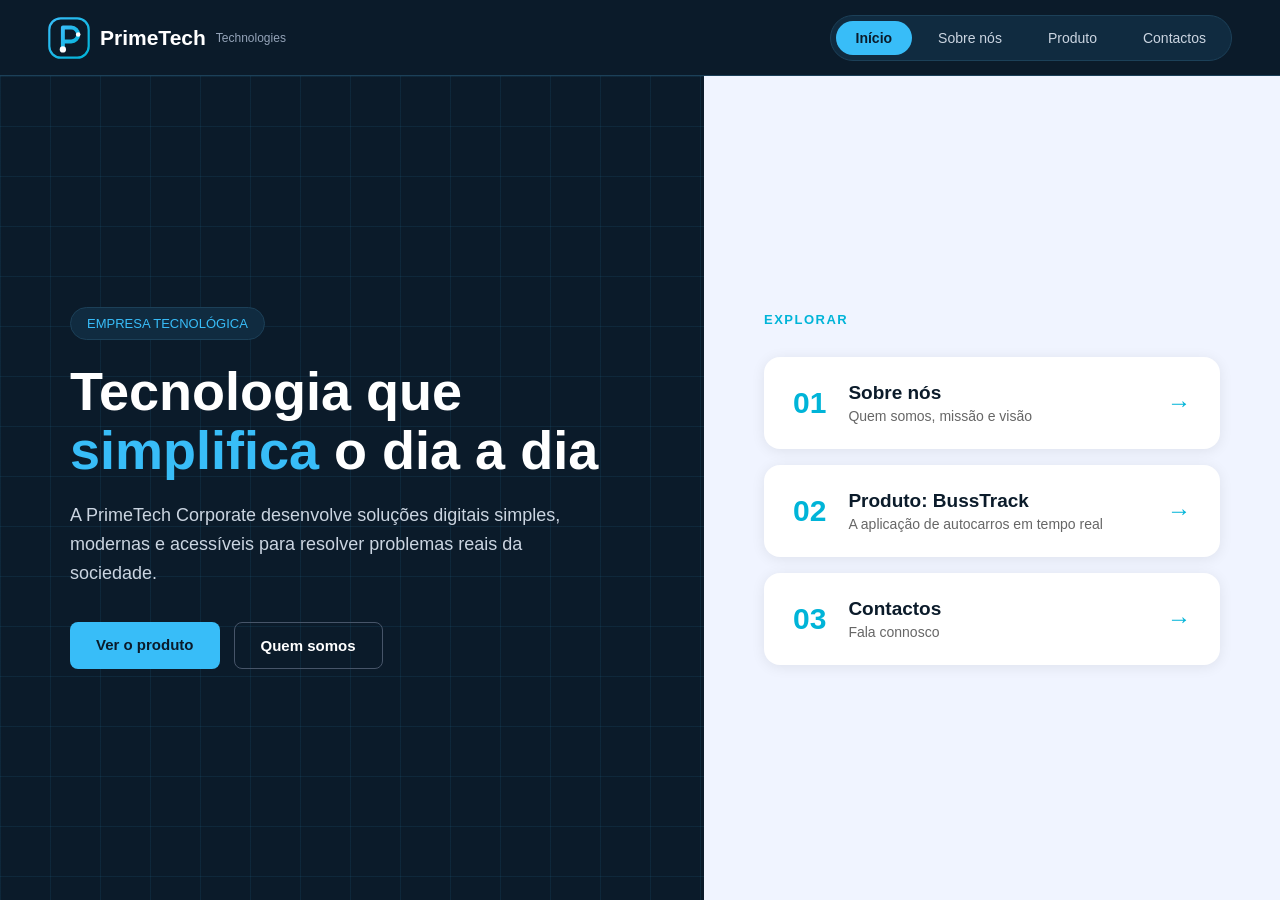
<file: index.html>
<!DOCTYPE html>
<html lang="pt">
<head>
    <meta charset="UTF-8">
    <meta name="viewport" content="width=device-width, initial-scale=1.0">
    <title>PrimeTech</title>
    <!-- A página principal do repositório abre o site da empresa -->
    <meta http-equiv="refresh" content="0; url=site-empresa/">
    <link rel="canonical" href="https://sebas00nata.github.io/PrimeTechCorporate/site-empresa/">
</head>
<body>
    <p>A abrir o site da PrimeTech… <a href="site-empresa/">Clica aqui</a> se não abrir sozinho.</p>
    <p><a href="busstrack/">Site do BussTrack</a></p>
</body>
</html>
</file>
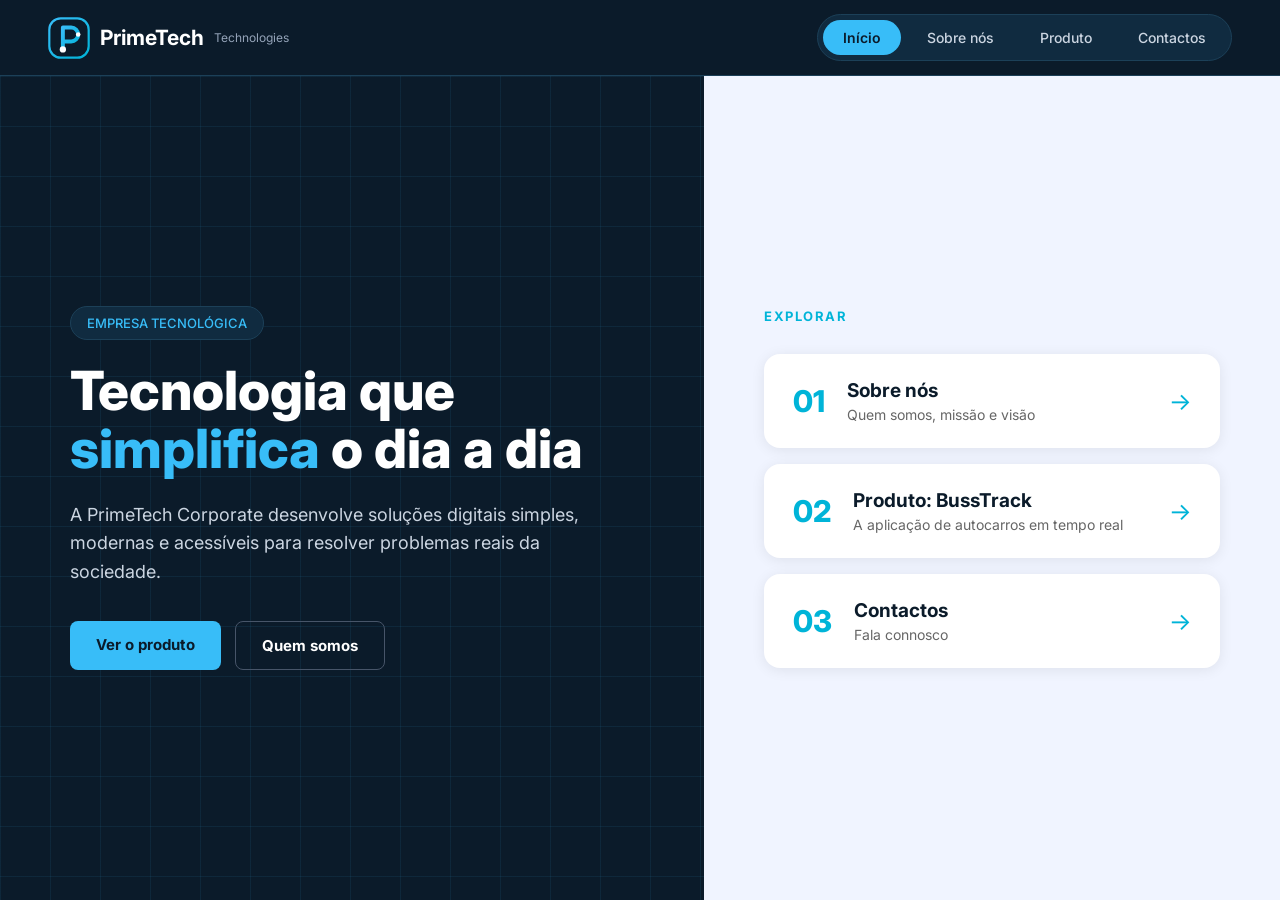
<file: site-empresa/index.html>
<!DOCTYPE html>
<html lang="pt-PT">
<head>
    <meta charset="UTF-8">
    <meta name="viewport" content="width=device-width, initial-scale=1.0">
    <title>PrimeTech Corporate</title>
    <link rel="icon" type="image/svg+xml" href="img/favicon.svg">
    <link rel="stylesheet" href="css/style.css">
</head>
<body class="pagina-inicio">

    <header class="topo">
        <a href="index.html" class="logo">
            <img class="logo-img" src="img/logo.svg" alt="Logótipo PrimeTech Corporate">
            <span class="logo-nome">PrimeTech</span>
            <small>Technologies</small>
        </a>
        <nav class="menu">
            <a href="index.html" class="ativo">Início</a>
            <a href="sobre.html">Sobre nós</a>
            <a href="produto.html">Produto</a>
            <a href="contactos.html">Contactos</a>
        </nav>
    </header>

    <main class="split">
        <section class="split-esq">
            <span class="badge">EMPRESA TECNOLÓGICA</span>
            <h1>Tecnologia que <span>simplifica</span> o dia a dia</h1>
            <p>A PrimeTech Corporate desenvolve soluções digitais simples, modernas e acessíveis para resolver problemas reais da sociedade.</p>
            <div class="botoes">
                <a href="produto.html" class="btn-primario">Ver o produto</a>
                <a href="sobre.html" class="btn-secundario">Quem somos</a>
            </div>
        </section>

        <section class="split-dir">
            <h4 class="eyebrow">EXPLORAR</h4>
            <a href="sobre.html" class="atalho">
                <span class="num">01</span>
                <div><h3>Sobre nós</h3><p>Quem somos, missão e visão</p></div>
                <span class="seta">→</span>
            </a>
            <a href="produto.html" class="atalho">
                <span class="num">02</span>
                <div><h3>Produto: BussTrack</h3><p>A aplicação de autocarros em tempo real</p></div>
                <span class="seta">→</span>
            </a>
            <a href="contactos.html" class="atalho">
                <span class="num">03</span>
                <div><h3>Contactos</h3><p>Fala connosco</p></div>
                <span class="seta">→</span>
            </a>
        </section>
    </main>

    <script src="js/script.js"></script>
</body>
</html>
</file>
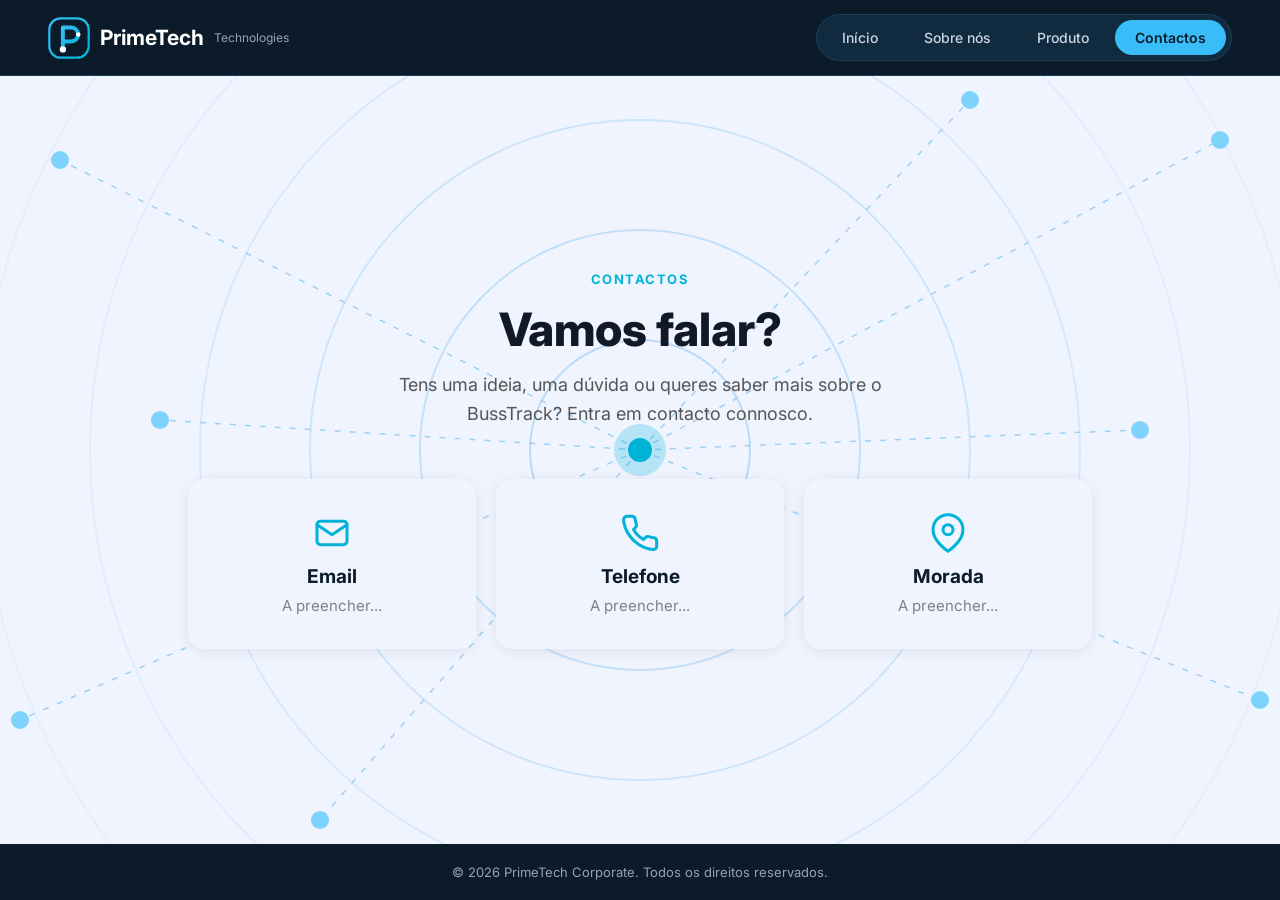
<file: site-empresa/contactos.html>
<!DOCTYPE html>
<html lang="pt-PT">
<head>
    <meta charset="UTF-8">
    <meta name="viewport" content="width=device-width, initial-scale=1.0">
    <title>Contactos - PrimeTech Corporate</title>
    <link rel="icon" type="image/svg+xml" href="img/favicon.svg">
    <link rel="stylesheet" href="css/style.css">
</head>
<body class="pagina-clara pagina-contactos">

    <header class="topo">
        <a href="index.html" class="logo">
            <img class="logo-img" src="img/logo.svg" alt="Logótipo PrimeTech Corporate">
            <span class="logo-nome">PrimeTech</span>
            <small>Technologies</small>
        </a>
        <nav class="menu">
            <a href="index.html">Início</a>
            <a href="sobre.html">Sobre nós</a>
            <a href="produto.html">Produto</a>
            <a href="contactos.html" class="ativo">Contactos</a>
        </nav>
    </header>

    <main class="centro">
        <h4 class="eyebrow">CONTACTOS</h4>
        <h1>Vamos falar?</h1>
        <p class="intro">Tens uma ideia, uma dúvida ou queres saber mais sobre o BussTrack? Entra em contacto connosco.</p>

        <div class="tres-cartoes">
            <div class="cartao"><span class="icone"><img class="icone-img" src="img/icons/email.svg" alt=""></span><h3>Email</h3><p>A preencher...</p></div>
            <div class="cartao"><span class="icone"><img class="icone-img" src="img/icons/telefone.svg" alt=""></span><h3>Telefone</h3><p>A preencher...</p></div>
            <div class="cartao"><span class="icone"><img class="icone-img" src="img/icons/morada.svg" alt=""></span><h3>Morada</h3><p>A preencher...</p></div>
        </div>
    </main>

    <footer class="rodape">© 2026 PrimeTech Corporate. Todos os direitos reservados.</footer>

    <script src="js/script.js"></script>
</body>
</html>
</file>
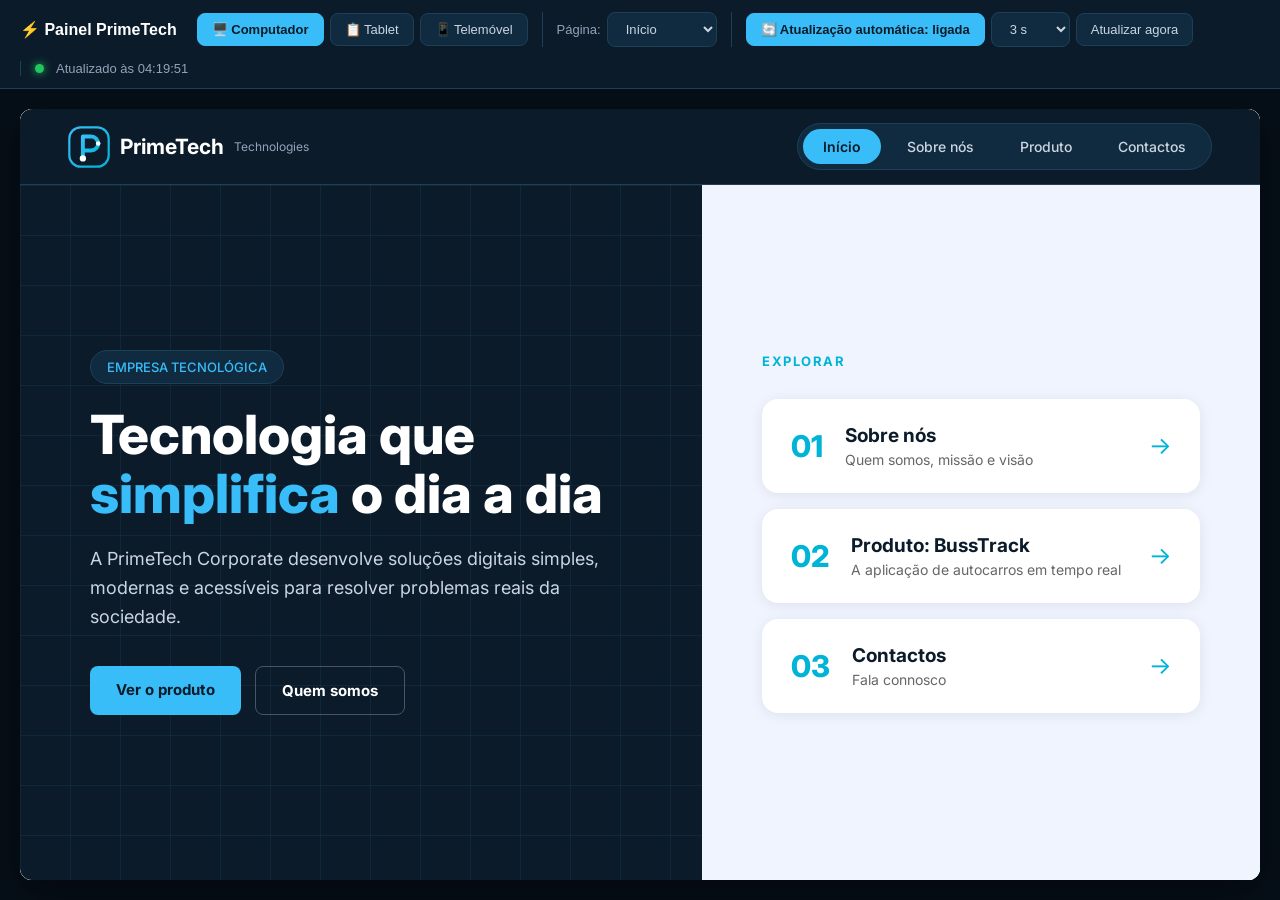
<file: site-empresa/painel.html>
<!DOCTYPE html>
<html lang="pt-PT">
<head>
    <meta charset="UTF-8">
    <meta name="viewport" content="width=device-width, initial-scale=1.0">
    <title>Painel de pré-visualização - PrimeTech</title>
    <style>
        * { margin: 0; padding: 0; box-sizing: border-box; }
        body { font-family: Arial, sans-serif; background: #060f18; color: #cbd5e1; height: 100vh; display: flex; flex-direction: column; }

        .barra {
            display: flex; align-items: center; gap: 14px; flex-wrap: wrap;
            padding: 12px 20px; background: #0b1b2a; border-bottom: 1px solid #1c4058;
        }
        .barra strong { color: white; font-size: 16px; margin-right: 6px; }
        .grupo { display: flex; gap: 6px; align-items: center; }
        .grupo + .grupo { padding-left: 14px; border-left: 1px solid #1c4058; }
        label, .estado { font-size: 13px; color: #94a3b8; }

        button, select {
            background: #102b40; color: #cbd5e1; border: 1px solid #1c4058;
            border-radius: 8px; padding: 8px 14px; font-size: 13px; cursor: pointer;
        }
        button:hover, select:hover { border-color: #38bdf8; color: #38bdf8; }
        button.ativo { background: #38bdf8; color: #0b1b2a; border-color: #38bdf8; font-weight: bold; }

        .ponto { width: 9px; height: 9px; border-radius: 50%; background: #475569; display: inline-block; margin-right: 6px; }
        .ponto.on { background: #22c55e; box-shadow: 0 0 8px #22c55e; }

        .palco { flex: 1; overflow: auto; display: flex; justify-content: center; padding: 20px; }
        .moldura {
            width: 100%; height: 100%; background: white; border-radius: 12px;
            overflow: hidden; box-shadow: 0 10px 40px rgba(0,0,0,.5);
            transition: width .3s;
        }
        iframe { width: 100%; height: 100%; border: 0; background: white; }
    </style>
</head>
<body>

    <div class="barra">
        <strong>⚡ Painel PrimeTech</strong>

        <div class="grupo">
            <button data-largura="100%" class="ativo">🖥️ Computador</button>
            <button data-largura="820px">📋 Tablet</button>
            <button data-largura="390px">📱 Telemóvel</button>
        </div>

        <div class="grupo">
            <label for="seccao">Página:</label>
            <select id="seccao">
                <option value="index.html">Início</option>
                <option value="sobre.html">Sobre nós</option>
                <option value="produto.html">Produto</option>
                <option value="contactos.html">Contactos</option>
            </select>
        </div>

        <div class="grupo">
            <button id="auto" class="ativo">🔄 Atualização automática: ligada</button>
            <select id="intervalo">
                <option value="1500">1,5 s</option>
                <option value="3000" selected>3 s</option>
                <option value="5000">5 s</option>
                <option value="10000">10 s</option>
            </select>
            <button id="agora">Atualizar agora</button>
        </div>

        <div class="grupo estado"><span class="ponto on" id="ponto"></span><span id="estado">A iniciar...</span></div>
    </div>

    <div class="palco">
        <div class="moldura" id="moldura">
            <iframe id="site" title="Pré-visualização do site"></iframe>
        </div>
    </div>

    <script>
        const frame = document.getElementById('site');
        const moldura = document.getElementById('moldura');
        const seccao = document.getElementById('seccao');
        const botaoAuto = document.getElementById('auto');
        const intervalo = document.getElementById('intervalo');
        const estado = document.getElementById('estado');
        const ponto = document.getElementById('ponto');

        let auto = true;
        let timer = null;
        let scrollY = 0;
        let pagina = 'index.html';

        // O site envia a posição do scroll; depois de cada atualização repomos
        window.addEventListener('message', e => {
            if (!e.data) return;
            if (e.data.tipo === 'scroll') scrollY = e.data.y;
            if (e.data.tipo === 'pagina' && e.data.nome !== pagina) {
                pagina = e.data.nome; scrollY = 0; seccao.value = pagina;
            }
        });
        frame.addEventListener('load', () => {
            if (scrollY > 0) frame.contentWindow.postMessage({ tipo: 'repor', y: scrollY }, '*');
        });

        function carregar() {
            // O parâmetro "v" força o navegador a ir buscar a versão mais recente
            frame.src = pagina + '?v=' + Date.now();
            const hora = new Date().toLocaleTimeString('pt-PT');
            estado.textContent = 'Atualizado às ' + hora;
        }

        function iniciarTimer() {
            clearInterval(timer);
            if (auto) timer = setInterval(carregar, Number(intervalo.value));
            ponto.classList.toggle('on', auto);
            botaoAuto.classList.toggle('ativo', auto);
            botaoAuto.textContent = '🔄 Atualização automática: ' + (auto ? 'ligada' : 'desligada');
        }

        // Tamanhos do ecrã
        document.querySelectorAll('[data-largura]').forEach(b => {
            b.addEventListener('click', () => {
                document.querySelectorAll('[data-largura]').forEach(x => x.classList.remove('ativo'));
                b.classList.add('ativo');
                moldura.style.width = b.dataset.largura;
            });
        });

        seccao.addEventListener('change', () => { pagina = seccao.value; scrollY = 0; carregar(); });
        intervalo.addEventListener('change', iniciarTimer);
        document.getElementById('agora').addEventListener('click', carregar);
        botaoAuto.addEventListener('click', () => { auto = !auto; iniciarTimer(); });

        carregar();
        iniciarTimer();
    </script>
</body>
</html>
</file>
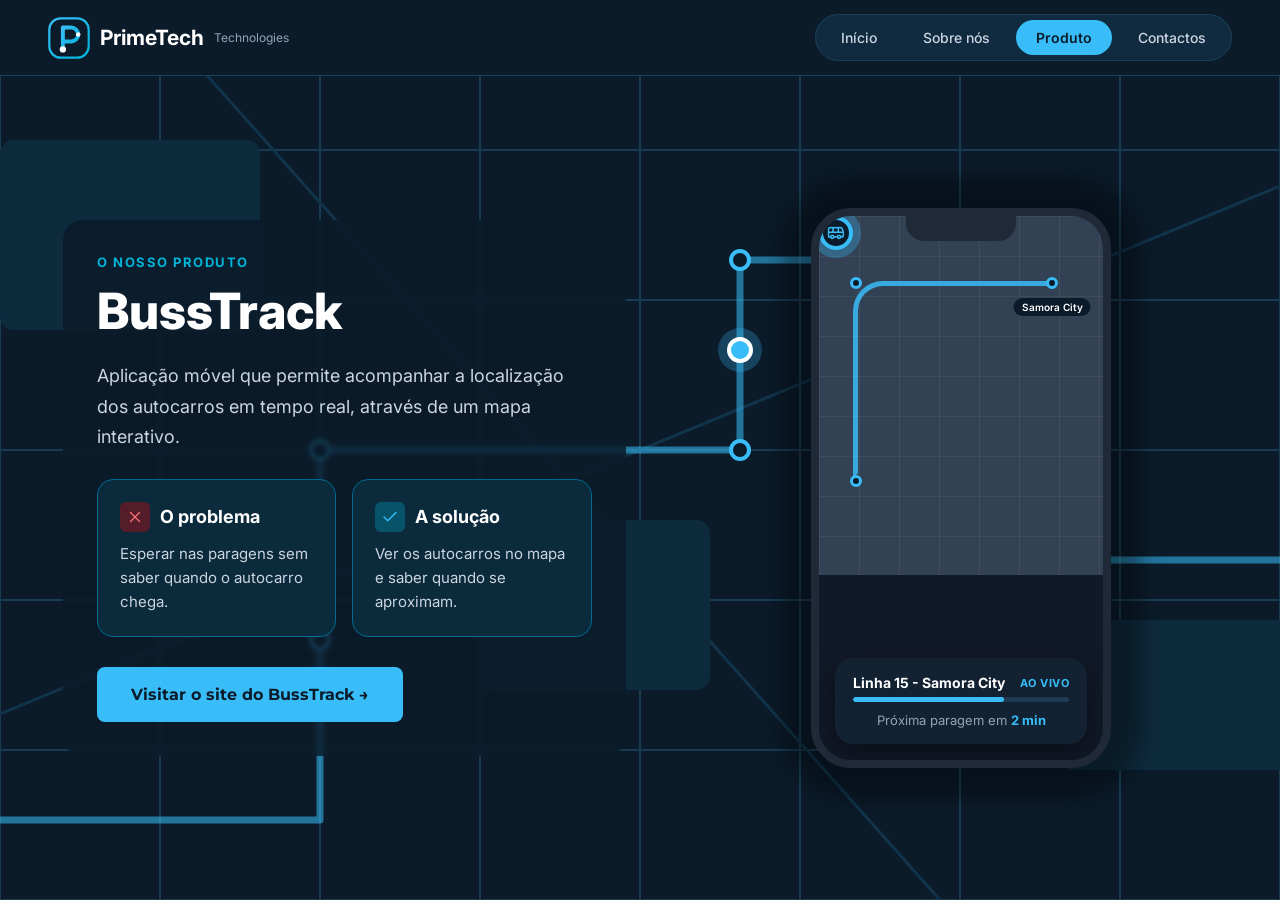
<file: site-empresa/produto.html>
<!DOCTYPE html>
<html lang="pt-PT">
<head>
    <meta charset="UTF-8">
    <meta name="viewport" content="width=device-width, initial-scale=1.0">
    <title>Produto BussTrack - PrimeTech Corporate</title>
    <link rel="icon" type="image/svg+xml" href="img/favicon.svg">
    <link rel="stylesheet" href="css/style.css">
</head>
<body class="pagina-escura pagina-produto">

    <header class="topo">
        <a href="index.html" class="logo">
            <img class="logo-img" src="img/logo.svg" alt="Logótipo PrimeTech Corporate">
            <span class="logo-nome">PrimeTech</span>
            <small>Technologies</small>
        </a>
        <nav class="menu">
            <a href="index.html">Início</a>
            <a href="sobre.html">Sobre nós</a>
            <a href="produto.html" class="ativo">Produto</a>
            <a href="contactos.html">Contactos</a>
        </nav>
    </header>

    <main class="duas-colunas">
        <section class="col-texto">
            <h4 class="eyebrow">O NOSSO PRODUTO</h4>
            <h1>BussTrack</h1>
            <p>Aplicação móvel que permite acompanhar a localização dos autocarros em tempo real, através de um mapa interativo.</p>

            <div class="par-caixas">
                <div class="caixa-escura">
                    <h3><span class="fundo-simb"><img class="mini" src="img/icons/x.svg" alt=""></span> O problema</h3>
                    <p>Esperar nas paragens sem saber quando o autocarro chega.</p>
                </div>
                <div class="caixa-escura">
                    <h3><span class="fundo-verde"><img class="mini" src="img/icons/certo.svg" alt=""></span> A solução</h3>
                    <p>Ver os autocarros no mapa e saber quando se aproximam.</p>
                </div>
            </div>

            <!-- LIGAÇÃO AO SITE DO PRODUTO: endereço do site do BussTrack -->
            <a href="https://sebas00nata.github.io/PrimeTechCorporate/busstrack/" target="_blank" rel="noopener" id="link-produto" class="btn-primario btn-grande">Visitar o site do BussTrack →</a>
        </section>

        <section class="col-visual">
            <div class="phone">
                <div class="phone-top"></div>
                <div class="map">
                    <div class="route"></div>
                    <span class="paragem p1"></span>
                    <span class="paragem p2"></span>
                    <span class="paragem p3"><em>Samora City</em></span>
                    <div class="bus"><img src="img/icons/autocarro-app.png" alt=""></div>
                </div>
                <div class="bus-info">
                    <div class="bus-info-top">
                        <strong>Linha 15 - Samora City</strong>
                        <span class="badge-live">AO VIVO</span>
                    </div>
                    <div class="progresso"><span></span></div>
                    <p>Próxima paragem em <b>2 min</b></p>
                </div>
            </div>
        </section>
    </main>

    <script src="js/script.js"></script>
</body>
</html>
</file>
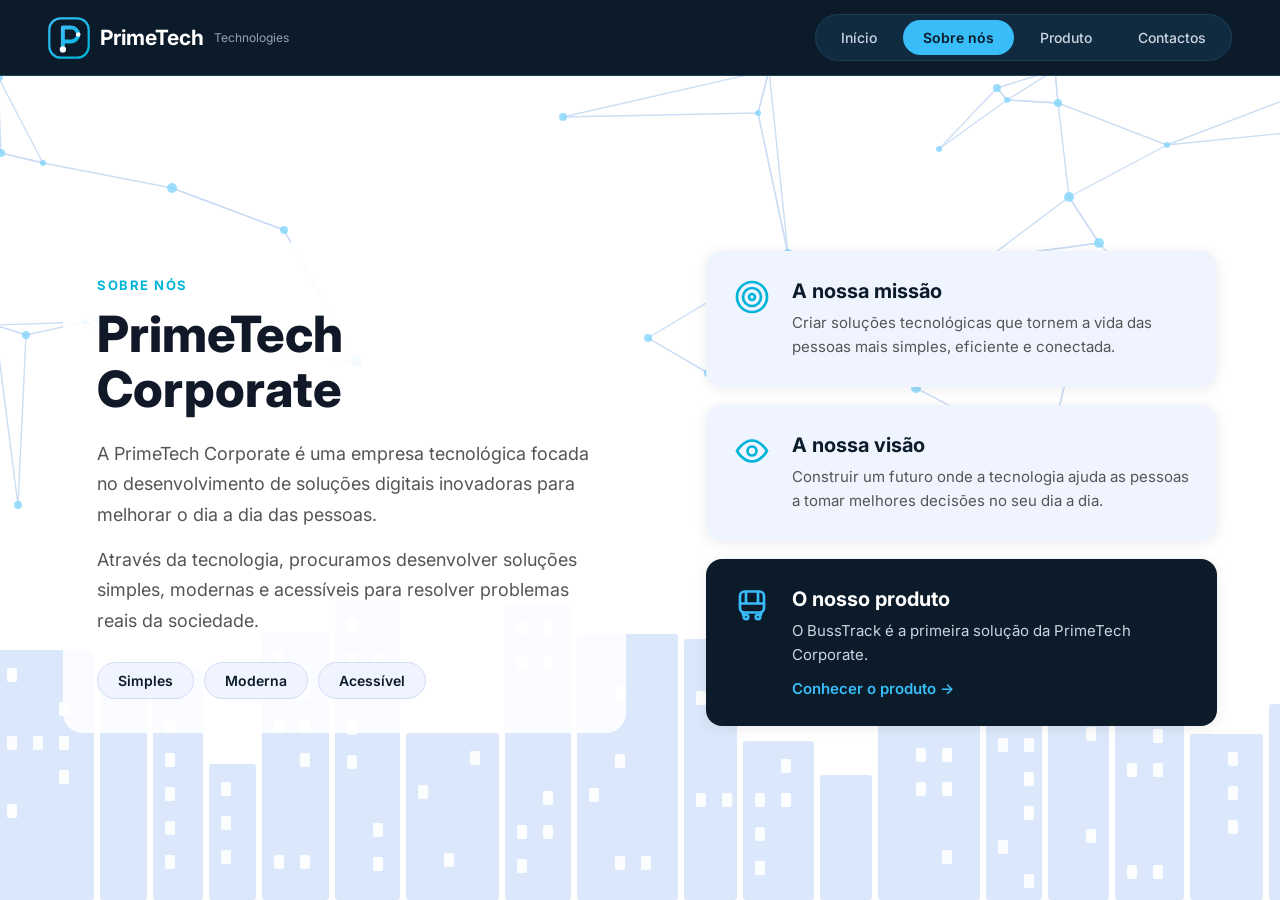
<file: site-empresa/sobre.html>
<!DOCTYPE html>
<html lang="pt-PT">
<head>
    <meta charset="UTF-8">
    <meta name="viewport" content="width=device-width, initial-scale=1.0">
    <title>Sobre nós - PrimeTech Corporate</title>
    <link rel="icon" type="image/svg+xml" href="img/favicon.svg">
    <link rel="stylesheet" href="css/style.css">
</head>
<body class="pagina-clara pagina-sobre">

    <header class="topo">
        <a href="index.html" class="logo">
            <img class="logo-img" src="img/logo.svg" alt="Logótipo PrimeTech Corporate">
            <span class="logo-nome">PrimeTech</span>
            <small>Technologies</small>
        </a>
        <nav class="menu">
            <a href="index.html">Início</a>
            <a href="sobre.html" class="ativo">Sobre nós</a>
            <a href="produto.html">Produto</a>
            <a href="contactos.html">Contactos</a>
        </nav>
    </header>

    <main class="duas-colunas">
        <section class="col-texto">
            <h4 class="eyebrow">SOBRE NÓS</h4>
            <h1>PrimeTech Corporate</h1>
            <p>A PrimeTech Corporate é uma empresa tecnológica focada no desenvolvimento de soluções digitais inovadoras para melhorar o dia a dia das pessoas.</p>
            <p>Através da tecnologia, procuramos desenvolver soluções simples, modernas e acessíveis para resolver problemas reais da sociedade.</p>
            <div class="etiquetas">
                <span>Simples</span>
                <span>Moderna</span>
                <span>Acessível</span>
            </div>
        </section>

        <section class="col-cartoes">
            <article class="linha-cartao">
                <span class="icone"><img class="icone-img" src="img/icons/alvo.svg" alt=""></span>
                <div>
                    <h3>A nossa missão</h3>
                    <p>Criar soluções tecnológicas que tornem a vida das pessoas mais simples, eficiente e conectada.</p>
                </div>
            </article>
            <article class="linha-cartao">
                <span class="icone"><img class="icone-img" src="img/icons/olho.svg" alt=""></span>
                <div>
                    <h3>A nossa visão</h3>
                    <p>Construir um futuro onde a tecnologia ajuda as pessoas a tomar melhores decisões no seu dia a dia.</p>
                </div>
            </article>
            <article class="linha-cartao destaque">
                <span class="icone"><img class="icone-img" src="img/icons/autocarro-claro.svg" alt=""></span>
                <div>
                    <h3>O nosso produto</h3>
                    <p>O BussTrack é a primeira solução da PrimeTech Corporate.</p>
                    <a href="produto.html" class="link-seta">Conhecer o produto →</a>
                </div>
            </article>
        </section>
    </main>

    <script src="js/script.js"></script>
</body>
</html>
</file>
<file: site-empresa/css/style.css>
/* =========================================
   PrimeTech Corporate - style.css
   Mesmas cores e fontes do BussTrack
   ========================================= */
@import url('https://fonts.googleapis.com/css2?family=Inter:wght@400;500;600;700;800&family=Montserrat:wght@600&display=swap');

:root {
    --azul-escuro: #0b1b2a;
    --azul-caixa: #0b2a3b;
    --azul-borda: #006b91;
    --ciano: #38bdf8;
    --ciano-forte: #00b4d8;
    --texto: #111827;
    --cinza: #94a3b8;
    --cinza-claro: #cbd5e1;
    --fundo-claro: #f0f4ff;
}

* { margin: 0; padding: 0; box-sizing: border-box; }

body {
    font-family: 'Inter', Arial, sans-serif;
    color: var(--texto);
    background: white;
    min-height: 100vh;
    display: flex;
    flex-direction: column;
}
a { text-decoration: none; color: inherit; }

/* =========================================
   TOPO
   ========================================= */
.topo {
    height: 76px;
    flex-shrink: 0;
    display: flex;
    align-items: center;
    justify-content: space-between;
    padding: 0 48px;
    background-color: var(--azul-escuro);
    color: white;
    border-bottom: 1px solid #1c4058;
}
.logo { display: flex; align-items: center; gap: 10px; }
.logo-img { width: 42px; height: 42px; }
.logo-nome { font-size: 21px; font-weight: 700; }
.logo small { font-size: 12px; color: var(--cinza); }

.menu {
    display: flex;
    gap: 6px;
    background-color: #102b40;
    border: 1px solid #1c4058;
    border-radius: 50px;
    padding: 5px;
}
.menu a {
    padding: 9px 20px;
    border-radius: 50px;
    font-size: 14px;
    font-weight: 500;
    color: var(--cinza-claro);
    transition: all .2s;
}
.menu a:hover { color: var(--ciano); }
.menu a.ativo { background-color: var(--ciano); color: var(--azul-escuro); font-weight: 600; }

/* =========================================
   ELEMENTOS COMUNS
   ========================================= */
.eyebrow {
    color: var(--ciano-forte);
    font-size: 13px;
    font-weight: 700;
    letter-spacing: 1.5px;
    margin-bottom: 14px;
}
.badge {
    display: inline-block;
    padding: 8px 16px;
    background-color: #102b40;
    border: 1px solid #1c4058;
    border-radius: 50px;
    color: var(--ciano);
    font-size: 13px;
    font-weight: 500;
    margin-bottom: 22px;
}
.botoes { display: flex; gap: 14px; flex-wrap: wrap; }
.btn-primario, .btn-secundario {
    display: inline-block;
    padding: 14px 26px;
    border-radius: 8px;
    font-weight: 700;
    font-size: 15px;
    transition: all .25s;
}
.btn-primario { background-color: var(--ciano); color: var(--azul-escuro); }
.btn-secundario { border: 1px solid #475569; color: white; }
.btn-primario:hover {
    background-color: #0ea5e9;
    transform: translateY(-3px);
    box-shadow: 0 0 10px #0d4579, 0 0 30px #0d4579;
}
.btn-secundario:hover { background-color: #1e293b; transform: translateY(-3px); }
.btn-grande { padding: 18px 34px; font-size: 16px; margin-top: 30px; font-family: 'Montserrat', 'Inter', sans-serif; }

/* =========================================
   INÍCIO (metade escura / metade clara)
   ========================================= */
.split { flex: 1; display: grid; grid-template-columns: 1.1fr .9fr; }
.split-esq {
    position: relative;
    isolation: isolate;
    background-color: var(--azul-escuro);
    color: white;
    padding: 70px 70px;
    display: flex;
    flex-direction: column;
    align-items: flex-start;
    justify-content: center;
}
.split-esq::before {
    content: '';
    position: absolute;
    inset: 0;
    z-index: -1;
    pointer-events: none;
    background-image:
        linear-gradient(rgba(56,189,248,.08) 1px, transparent 1px),
        linear-gradient(90deg, rgba(56,189,248,.08) 1px, transparent 1px);
    background-size: 50px 50px;
}
.split-esq h1 { font-size: 54px; line-height: 1.08; margin-bottom: 22px; font-weight: 800; }
.split-esq h1 span { color: var(--ciano); }
.split-esq p { font-size: 18px; line-height: 1.6; color: var(--cinza-claro); margin-bottom: 34px; max-width: 540px; }

.split-dir {
    background-color: var(--fundo-claro);
    padding: 70px 60px;
    display: flex;
    flex-direction: column;
    justify-content: center;
    gap: 16px;
}
.atalho {
    display: flex;
    align-items: center;
    gap: 22px;
    background: white;
    border-radius: 16px;
    padding: 24px 28px;
    box-shadow: 0 2px 14px rgba(0,0,0,.08);
    border: 1px solid transparent;
    transition: all .25s;
}
.atalho:hover { transform: translateX(8px); border-color: var(--ciano-forte); box-shadow: 0 8px 24px rgba(0,0,0,.12); }
.atalho .num { font-size: 30px; font-weight: 800; color: var(--ciano-forte); }
.atalho div { flex: 1; }
.atalho h3 { font-size: 19px; color: var(--azul-escuro); margin-bottom: 4px; }
.atalho p { font-size: 14px; color: #666; }
.atalho .seta { font-size: 24px; color: var(--ciano-forte); }

/* =========================================
   PÁGINAS COM DUAS COLUNAS (Sobre, Produto)
   ========================================= */
.duas-colunas {
    flex: 1;
    display: grid;
    grid-template-columns: 1.1fr 1fr;
    align-items: center;
    gap: 80px;
    max-width: 1250px;
    width: 100%;
    margin: 0 auto;
    padding: 60px 48px;
}
.col-texto h1 { font-size: 50px; font-weight: 800; line-height: 1.1; margin-bottom: 22px; }
.col-texto > p { font-size: 18px; line-height: 1.7; margin-bottom: 14px; }

/* Sobre nós (claro) */
.pagina-clara .col-texto > p { color: #555; }
.etiquetas { display: flex; gap: 10px; margin-top: 26px; flex-wrap: wrap; }
.etiquetas span {
    padding: 9px 20px;
    border-radius: 50px;
    background: var(--fundo-claro);
    border: 1px solid #d3dcf5;
    color: var(--azul-escuro);
    font-weight: 600;
    font-size: 14px;
}
.col-cartoes { display: flex; flex-direction: column; gap: 18px; }
.linha-cartao {
    display: flex;
    gap: 22px;
    align-items: flex-start;
    background: var(--fundo-claro);
    border-radius: 16px;
    padding: 28px;
    box-shadow: 0 2px 14px rgba(0,0,0,.08);
}
.linha-cartao .icone { font-size: 34px; }
.linha-cartao h3 { font-size: 20px; color: var(--azul-escuro); margin-bottom: 8px; }
.linha-cartao p { font-size: 15px; line-height: 1.6; color: #555; }
.linha-cartao.destaque { background: var(--azul-escuro); }
.linha-cartao.destaque h3 { color: white; }
.linha-cartao.destaque p { color: var(--cinza-claro); }
.link-seta { display: inline-block; margin-top: 12px; color: var(--ciano); font-weight: 600; font-size: 15px; }
.link-seta:hover { text-decoration: underline; }

/* Produto (escuro) */
.pagina-escura { background-color: var(--azul-escuro); color: white; }
.pagina-escura .col-texto > p { color: var(--cinza-claro); }
.par-caixas { display: grid; grid-template-columns: 1fr 1fr; gap: 16px; margin-top: 26px; }
.caixa-escura {
    background-color: var(--azul-caixa);
    border: 1px solid var(--azul-borda);
    border-radius: 16px;
    padding: 22px;
}
.caixa-escura h3 { font-size: 18px; display: flex; align-items: center; gap: 10px; margin-bottom: 10px; }
.caixa-escura p { font-size: 15px; line-height: 1.6; color: var(--cinza-claro); }
.fundo-simb, .fundo-verde {
    width: 30px; height: 30px;
    border-radius: 6px;
    display: inline-flex;
    align-items: center;
    justify-content: center;
    font-size: 14px;
}
.fundo-simb { background-color: rgba(255,0,0,.3); }
.fundo-verde { background-color: rgba(0,180,216,.3); }

.col-visual { display: flex; justify-content: center; }
.phone {
    width: 300px;
    height: 560px;
    background-color: #111827;
    border: 8px solid #1f2937;
    border-radius: 40px;
    position: relative;
    overflow: hidden;
    box-shadow: 0 0 20px 30px rgba(0,0,0,.35);
    display: flex;
    flex-direction: column;
}
.phone-top {
    width: 110px; height: 25px;
    background-color: #1f2937;
    border-radius: 0 0 18px 18px;
    position: absolute;
    top: 0; left: 50%;
    transform: translateX(-50%);
    z-index: 10;
}
.map {
    width: 100%; height: 70%;
    background-color: #334155;
    background-image:
        linear-gradient(rgba(255,255,255,.06) 1px, transparent 1px),
        linear-gradient(90deg, rgba(255,255,255,.06) 1px, transparent 1px);
    background-size: 40px 40px;
    position: relative;
    overflow: hidden;
}
.route {
    position: absolute;
    left: 12%; top: 18%;
    width: 70%; height: 55%;
    border: 5px solid var(--ciano);
    border-right-color: transparent;
    border-bottom-color: transparent;
    border-radius: 30px 0 0 0;
    opacity: .85;
}
.bus {
    position: absolute;
    width: 22px; height: 22px;
    background-color: var(--ciano);
    border: 4px solid white;
    border-radius: 50%;
    box-shadow: 0 0 0 8px rgba(56,189,248,.3);
    animation: bus-move 6s ease-in-out infinite alternate;
}
@keyframes bus-move {
    0%   { left: calc(12% - 9px); top: 60%; }
    50%  { left: calc(12% - 9px); top: 15%; }
    100% { left: 78%; top: 15%; }
}
.bus-info {
    text-align: center;
    width: calc(100% - 32px);
    background-color: #122232;
    color: white;
    padding: 16px 18px;
    border-radius: 18px;
    position: absolute;
    bottom: 16px; left: 16px;
    box-shadow: 0 10px 25px rgba(0,0,0,.4);
}
.bus-info strong { font-size: 15px; }
.bus-info p { font-size: 13px; color: var(--cinza); }
.bus-info b { color: var(--ciano); }
.bus-info-top { display: flex; align-items: center; justify-content: space-between; margin-bottom: 6px; }
.badge-live { font-size: 11px; font-weight: 700; color: var(--ciano); letter-spacing: .5px; }

/* =========================================
   CONTACTOS
   ========================================= */
.centro {
    flex: 1;
    background-color: white;
    max-width: 1000px;
    width: 100%;
    margin: 0 auto;
    padding: 70px 48px;
    text-align: center;
    display: flex;
    flex-direction: column;
    align-items: center;
    justify-content: center;
}
.centro h1 { font-size: 46px; font-weight: 800; margin-bottom: 14px; }
.intro { font-size: 18px; line-height: 1.6; color: #555; max-width: 560px; }
.tres-cartoes { display: grid; grid-template-columns: repeat(3, 1fr); gap: 20px; margin-top: 50px; width: 100%; }
.cartao {
    background: var(--fundo-claro);
    border-radius: 16px;
    padding: 34px 20px;
    box-shadow: 0 2px 14px rgba(0,0,0,.08);
}
.cartao .icone { font-size: 34px; display: block; margin-bottom: 12px; }
.cartao h3 { font-size: 19px; color: var(--azul-escuro); margin-bottom: 8px; }
.cartao p { color: gray; font-size: 15px; }
.rodape {
    background-color: var(--azul-escuro);
    color: var(--cinza);
    text-align: center;
    padding: 20px;
    font-size: 13px;
}

/* =========================================
   RESPONSIVO
   ========================================= */
@media (max-width: 900px) {
    .topo { padding: 0 20px; height: auto; flex-direction: column; gap: 12px; padding-top: 14px; padding-bottom: 14px; }
    .menu { flex-wrap: wrap; justify-content: center; }
    .menu a { padding: 8px 14px; }
    .split, .duas-colunas { grid-template-columns: 1fr; }
    .split-esq, .split-dir { padding: 50px 24px; }
    .split-esq h1 { font-size: 38px; }
    .duas-colunas { gap: 50px; padding: 50px 24px; }
    .col-texto h1 { font-size: 38px; }
    .par-caixas, .tres-cartoes { grid-template-columns: 1fr; }
}

/* =========================================
   ÍCONES, LOGÓTIPO E FUNDOS
   ========================================= */
.icone-img { width: 36px; height: 36px; display: block; }
.mini { width: 18px; height: 18px; display: block; }
.cartao .icone { display: block; margin-bottom: 12px; }
.cartao .icone-img { margin: 0 auto; width: 40px; height: 40px; }

/* Imagem de fundo de cada página (menos o início): fica fixa por trás do conteúdo */
.pagina-sobre, .pagina-produto, .pagina-contactos { isolation: isolate; }
.pagina-sobre::before, .pagina-produto::before, .pagina-contactos::before {
    content: '';
    position: fixed;
    inset: 0;
    z-index: -1;
    background-repeat: no-repeat;
    background-position: center bottom;
    background-size: cover;
}
.pagina-sobre::before     { background-image: url('../img/fundos/sobre.svg'); }
.pagina-produto::before   { background-image: url('../img/fundos/produto.svg'); }
.pagina-contactos::before { background-image: url('../img/fundos/contactos.svg'); }

/* o conteúdo fica legível por cima do fundo */
.pagina-sobre .col-texto {
    background: rgba(255,255,255,.88);
    padding: 34px;
    border-radius: 20px;
}
.pagina-produto .col-texto {
    background: rgba(11,27,42,.82);
    padding: 34px;
    border-radius: 20px;
    backdrop-filter: blur(2px);
}
.pagina-contactos .centro { background: transparent; }

/* =========================================
   TELEMÓVEL DO PRODUTO (detalhes)
   ========================================= */
.phone .map { height: 66%; }
.phone .bus {
    width: 30px; height: 30px;
    background-color: var(--ciano);
    display: flex;
    align-items: center;
    justify-content: center;
    z-index: 3;
}
.phone .bus img { width: 16px; height: 16px; }
.paragem {
    position: absolute;
    width: 12px; height: 12px;
    background: var(--azul-escuro);
    border: 3px solid var(--ciano);
    border-radius: 50%;
    z-index: 2;
}
.paragem em {
    position: absolute;
    top: 18px; left: 50%;
    transform: translateX(-50%);
    font-style: normal;
    font-size: 10px;
    font-weight: 600;
    color: white;
    background: var(--azul-escuro);
    padding: 3px 8px;
    border-radius: 20px;
    white-space: nowrap;
}
.p1 { left: calc(12% - 3px); top: 72%; }
.p2 { left: calc(12% - 3px); top: 17%; }
.p3 { left: calc(82% - 6px); top: 17%; }
.progresso {
    height: 5px;
    background: #1f3a52;
    border-radius: 5px;
    margin: 4px 0 10px;
    overflow: hidden;
}
.progresso span {
    display: block;
    height: 100%;
    width: 70%;
    background: var(--ciano);
    border-radius: 5px;
    animation: encher 6s ease-in-out infinite alternate;
}
@keyframes encher { from { width: 25%; } to { width: 85%; } }

.phone .bus-info-top { gap: 10px; }
.phone .bus-info strong { font-size: 14px; white-space: nowrap; }
.phone .badge-live { white-space: nowrap; }

/* =========================================
   TELEMÓVEL
   ========================================= */
@media (max-width: 900px) {
    .topo { gap: 10px; padding: 12px 16px; }
    .logo-img { width: 36px; height: 36px; }
    .logo-nome { font-size: 19px; }
    /* menu numa única linha, com os 4 botões do mesmo tamanho */
    .menu { width: 100%; flex-wrap: nowrap; gap: 2px; padding: 4px; }
    .menu a { flex: 1; text-align: center; padding: 9px 2px; font-size: 13px; white-space: nowrap; }

    .split-esq, .split-dir { padding: 40px 20px; }
    .split-esq h1 { font-size: 34px; }
    .split-esq p { font-size: 16px; }
    .atalho { padding: 18px 18px; gap: 14px; }

    .duas-colunas { padding: 24px 16px 40px; gap: 30px; }
    .col-texto h1 { font-size: 34px; }
    .col-texto > p { font-size: 16px; }
    .pagina-sobre .col-texto, .pagina-produto .col-texto { padding: 22px; }
    .btn-grande { display: block; text-align: center; width: 100%; padding: 16px 20px; }

    .phone { width: 270px; height: 500px; }

    .centro { padding: 40px 16px 50px; }
    .centro h1 { font-size: 34px; }
    .intro { font-size: 16px; }
    .tres-cartoes { margin-top: 30px; gap: 14px; }
}
@media (max-width: 380px) {
    .logo small { display: none; }
    .menu a { font-size: 12px; }
}

/* ícone do autocarro no mapa (ícone da app) */
.phone .bus { background-color: var(--azul-escuro); border-color: var(--ciano); width: 34px; height: 34px; }
.phone .bus img { width: 20px; height: 20px; }
</file>
